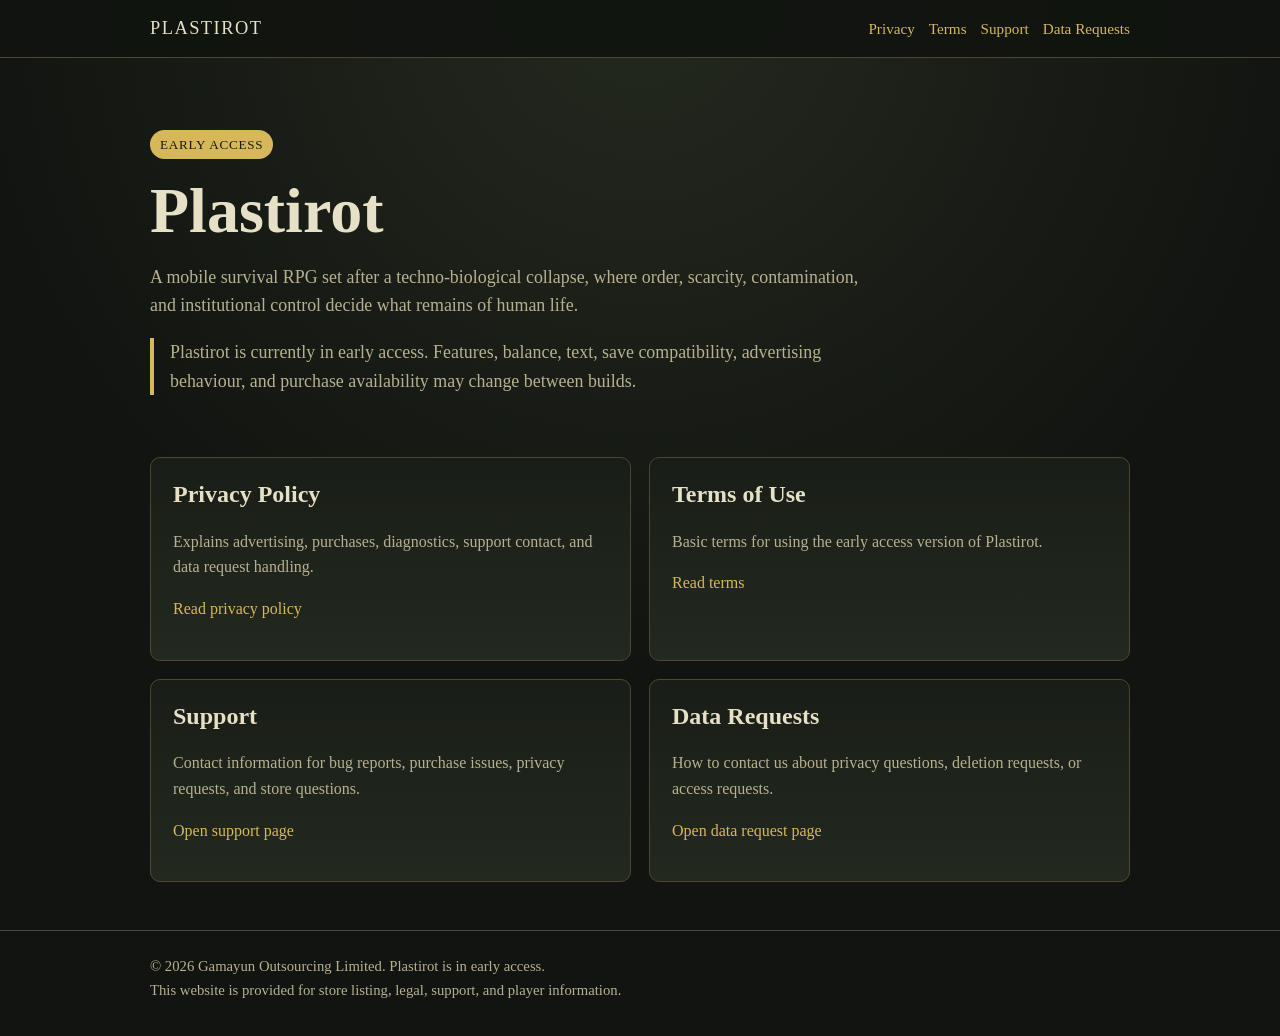
<file: index.html>
<!doctype html>
<html lang="en">
<head>
  <meta charset="utf-8">
  <meta name="viewport" content="width=device-width, initial-scale=1">
  <title>Home | Plastirot</title>
  <meta name="description" content="Plastirot official support, privacy, terms, and early access information.">
  <link rel="stylesheet" href="styles.css">
</head>
<body>
<header>
  <div class="site nav">
    <a class="brand" href="index.html">Plastirot</a>
    <nav class="links" aria-label="Main navigation">
      <a href="privacy.html">Privacy</a>
      <a href="terms.html">Terms</a>
      <a href="support.html">Support</a>
      <a href="data-requests.html">Data Requests</a>
    </nav>
  </div>
</header>
<main class="site">
  <section class="hero">
    <span class="badge">Early Access</span>
    <h1>Plastirot</h1>
    <p>A mobile survival RPG set after a techno-biological collapse, where order, scarcity, contamination, and institutional control decide what remains of human life.</p>
    <p class="notice">Plastirot is currently in early access. Features, balance, text, save compatibility, advertising behaviour, and purchase availability may change between builds.</p>
  </section>
  <section class="grid" aria-label="Site sections">
    <article class="card"><h2>Privacy Policy</h2><p>Explains advertising, purchases, diagnostics, support contact, and data request handling.</p><p><a href="privacy.html">Read privacy policy</a></p></article>
    <article class="card"><h2>Terms of Use</h2><p>Basic terms for using the early access version of Plastirot.</p><p><a href="terms.html">Read terms</a></p></article>
    <article class="card"><h2>Support</h2><p>Contact information for bug reports, purchase issues, privacy requests, and store questions.</p><p><a href="support.html">Open support page</a></p></article>
    <article class="card"><h2>Data Requests</h2><p>How to contact us about privacy questions, deletion requests, or access requests.</p><p><a href="data-requests.html">Open data request page</a></p></article>
  </section>
</main>
<footer>
  <div class="site">
    <div>© 2026 Gamayun Outsourcing Limited. Plastirot is in early access.</div>
    <div class="small">This website is provided for store listing, legal, support, and player information.</div>
  </div>
</footer>
</body>
</html>
</file>
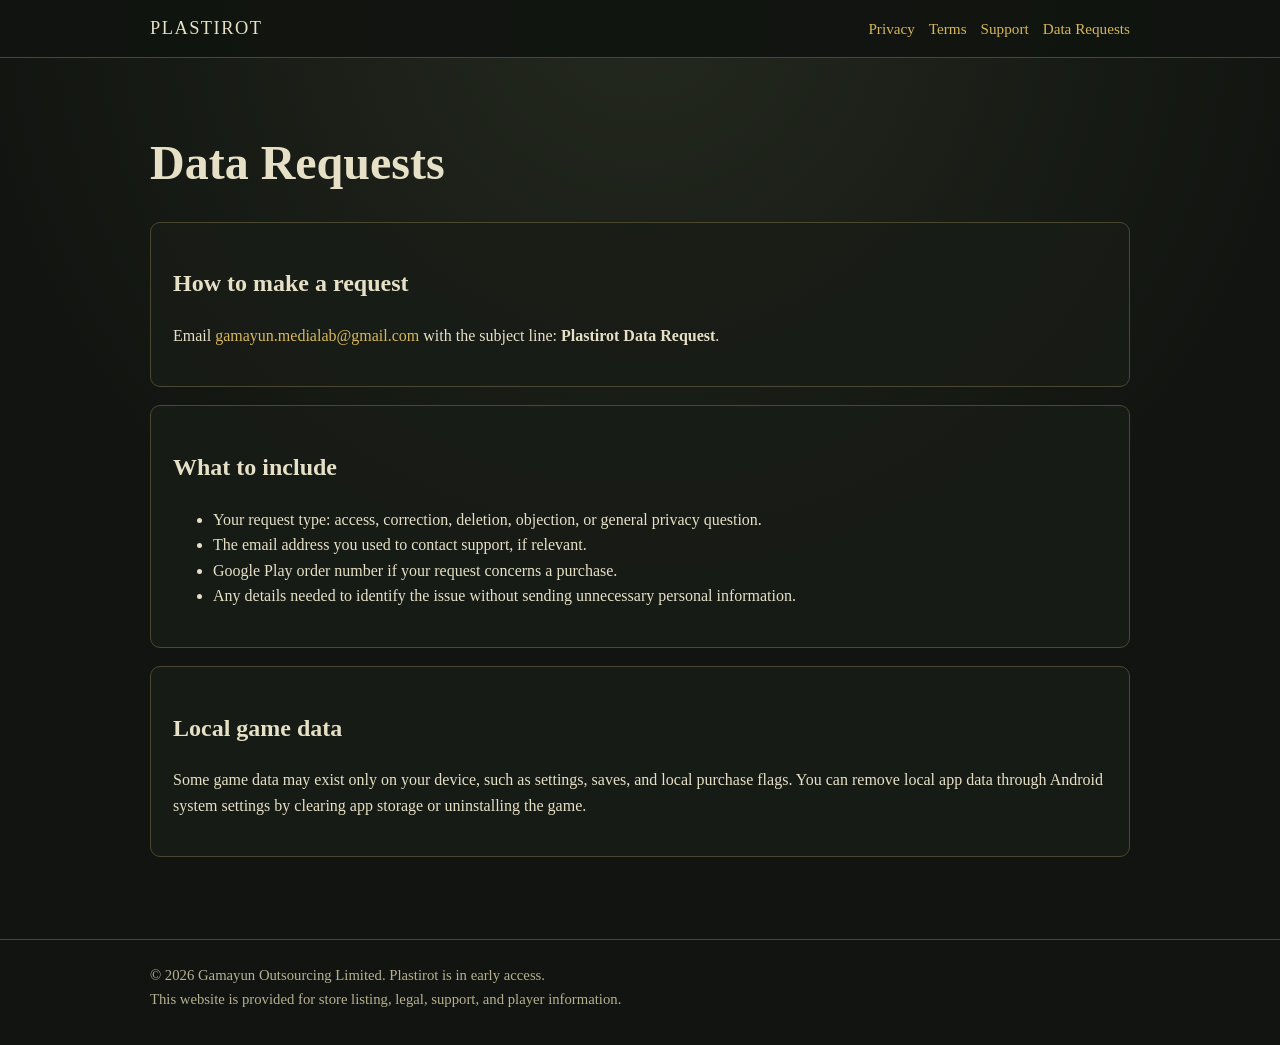
<file: data-requests.html>
<!doctype html>
<html lang="en">
<head>
  <meta charset="utf-8">
  <meta name="viewport" content="width=device-width, initial-scale=1">
  <title>Data Requests | Plastirot</title>
  <meta name="description" content="Plastirot official support, privacy, terms, and early access information.">
  <link rel="stylesheet" href="styles.css">
</head>
<body>
<header>
  <div class="site nav">
    <a class="brand" href="index.html">Plastirot</a>
    <nav class="links" aria-label="Main navigation">
      <a href="privacy.html">Privacy</a>
      <a href="terms.html">Terms</a>
      <a href="support.html">Support</a>
      <a href="data-requests.html">Data Requests</a>
    </nav>
  </div>
</header>
<main class="site page">
  <h1>Data Requests</h1>
  <section><h2>How to make a request</h2><p>Email <a href="mailto:gamayun.medialab@gmail.com">gamayun.medialab@gmail.com</a> with the subject line: <strong>Plastirot Data Request</strong>.</p></section>
  <section><h2>What to include</h2><ul><li>Your request type: access, correction, deletion, objection, or general privacy question.</li><li>The email address you used to contact support, if relevant.</li><li>Google Play order number if your request concerns a purchase.</li><li>Any details needed to identify the issue without sending unnecessary personal information.</li></ul></section>
  <section><h2>Local game data</h2><p>Some game data may exist only on your device, such as settings, saves, and local purchase flags. You can remove local app data through Android system settings by clearing app storage or uninstalling the game.</p></section>
</main>
<footer>
  <div class="site">
    <div>© 2026 Gamayun Outsourcing Limited. Plastirot is in early access.</div>
    <div class="small">This website is provided for store listing, legal, support, and player information.</div>
  </div>
</footer>
</body>
</html>
</file>
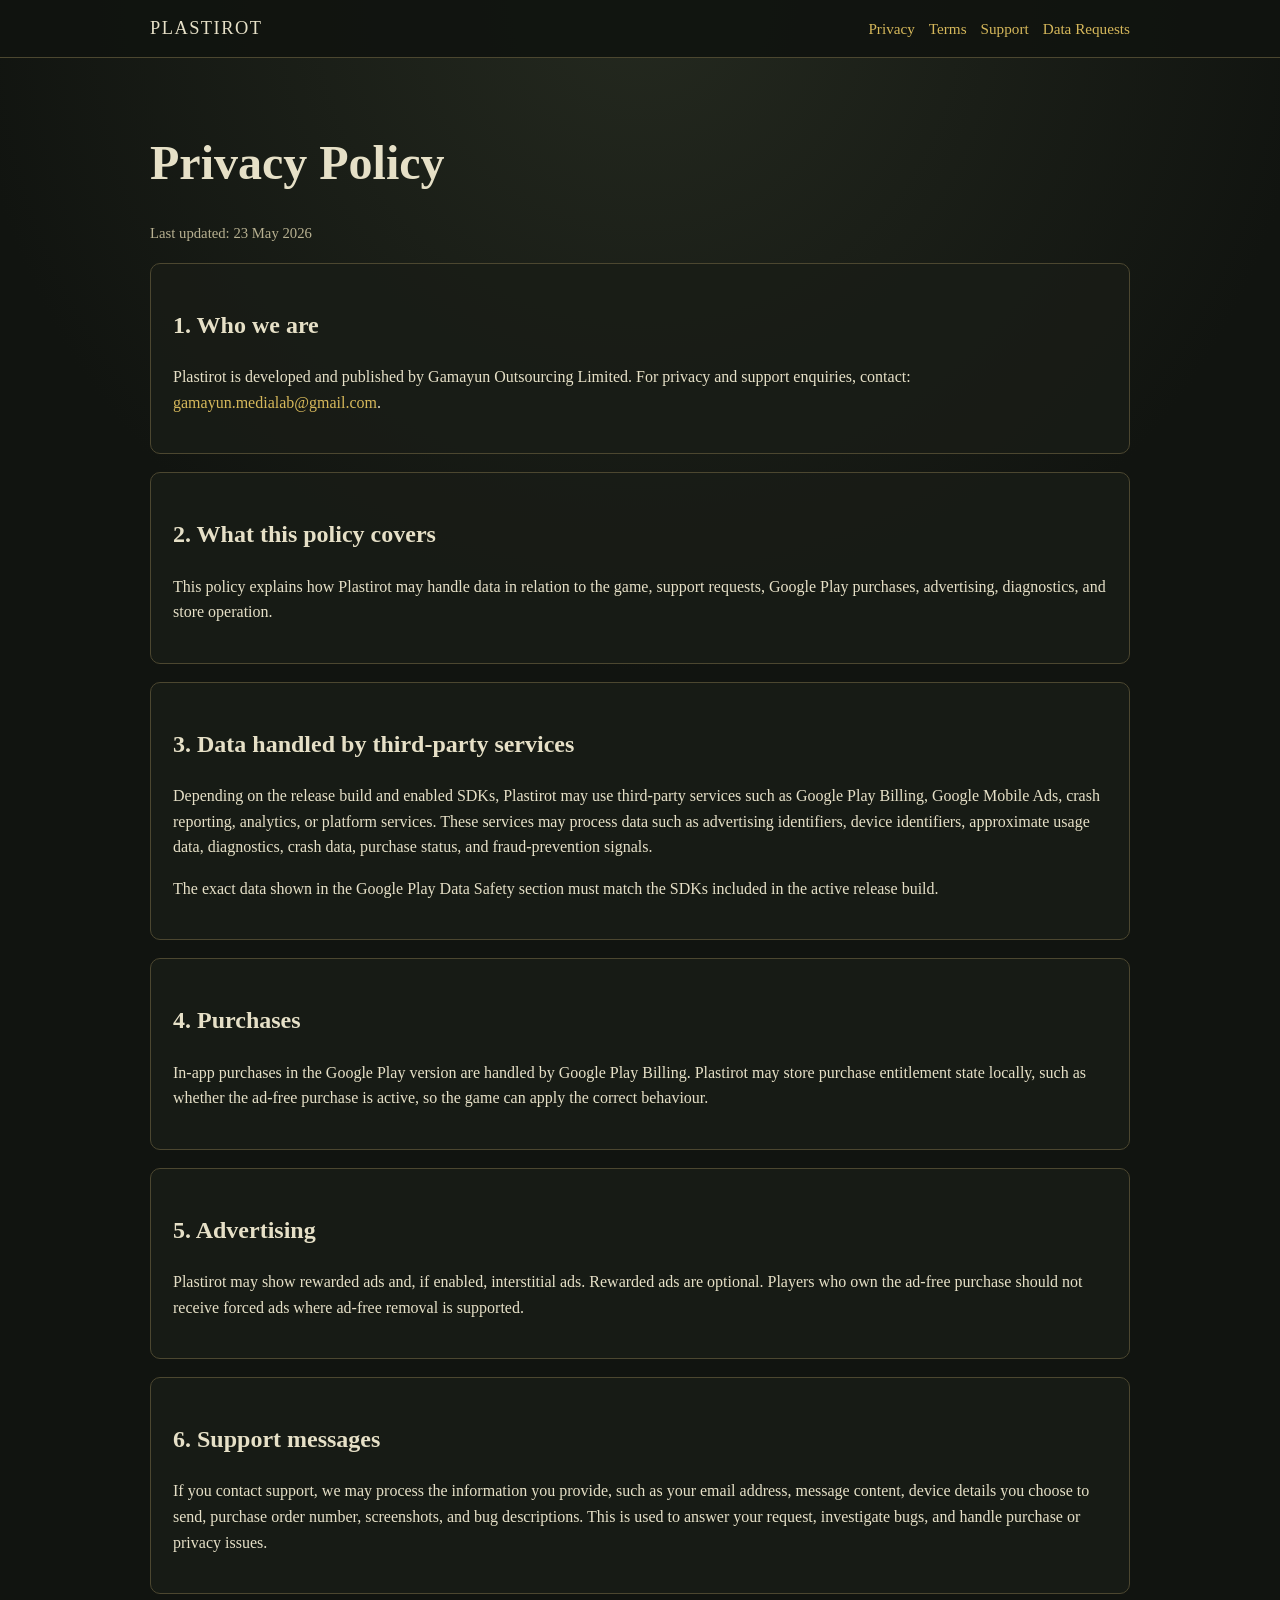
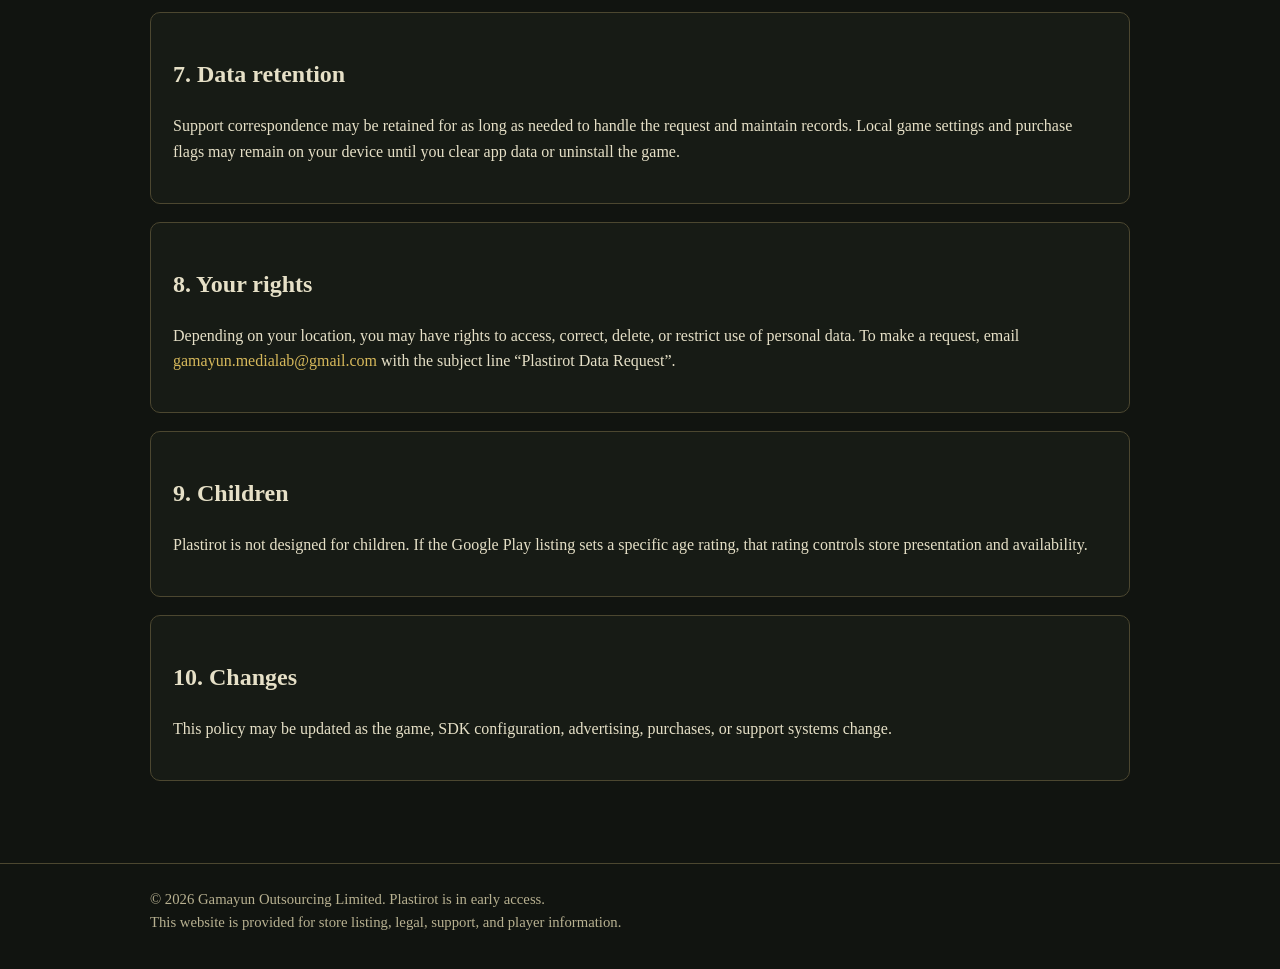
<file: privacy.html>
<!doctype html>
<html lang="en">
<head>
  <meta charset="utf-8">
  <meta name="viewport" content="width=device-width, initial-scale=1">
  <title>Privacy Policy | Plastirot</title>
  <meta name="description" content="Plastirot official support, privacy, terms, and early access information.">
  <link rel="stylesheet" href="styles.css">
</head>
<body>
<header>
  <div class="site nav">
    <a class="brand" href="index.html">Plastirot</a>
    <nav class="links" aria-label="Main navigation">
      <a href="privacy.html">Privacy</a>
      <a href="terms.html">Terms</a>
      <a href="support.html">Support</a>
      <a href="data-requests.html">Data Requests</a>
    </nav>
  </div>
</header>
<main class="site page">
  <h1>Privacy Policy</h1>
  <p class="small">Last updated: 23 May 2026</p>
  <section><h2>1. Who we are</h2><p>Plastirot is developed and published by Gamayun Outsourcing Limited. For privacy and support enquiries, contact: <a href="mailto:gamayun.medialab@gmail.com">gamayun.medialab@gmail.com</a>.</p></section>
  <section><h2>2. What this policy covers</h2><p>This policy explains how Plastirot may handle data in relation to the game, support requests, Google Play purchases, advertising, diagnostics, and store operation.</p></section>
  <section><h2>3. Data handled by third-party services</h2><p>Depending on the release build and enabled SDKs, Plastirot may use third-party services such as Google Play Billing, Google Mobile Ads, crash reporting, analytics, or platform services. These services may process data such as advertising identifiers, device identifiers, approximate usage data, diagnostics, crash data, purchase status, and fraud-prevention signals.</p><p>The exact data shown in the Google Play Data Safety section must match the SDKs included in the active release build.</p></section>
  <section><h2>4. Purchases</h2><p>In-app purchases in the Google Play version are handled by Google Play Billing. Plastirot may store purchase entitlement state locally, such as whether the ad-free purchase is active, so the game can apply the correct behaviour.</p></section>
  <section><h2>5. Advertising</h2><p>Plastirot may show rewarded ads and, if enabled, interstitial ads. Rewarded ads are optional. Players who own the ad-free purchase should not receive forced ads where ad-free removal is supported.</p></section>
  <section><h2>6. Support messages</h2><p>If you contact support, we may process the information you provide, such as your email address, message content, device details you choose to send, purchase order number, screenshots, and bug descriptions. This is used to answer your request, investigate bugs, and handle purchase or privacy issues.</p></section>
  <section><h2>7. Data retention</h2><p>Support correspondence may be retained for as long as needed to handle the request and maintain records. Local game settings and purchase flags may remain on your device until you clear app data or uninstall the game.</p></section>
  <section><h2>8. Your rights</h2><p>Depending on your location, you may have rights to access, correct, delete, or restrict use of personal data. To make a request, email <a href="mailto:gamayun.medialab@gmail.com">gamayun.medialab@gmail.com</a> with the subject line “Plastirot Data Request”.</p></section>
  <section><h2>9. Children</h2><p>Plastirot is not designed for children. If the Google Play listing sets a specific age rating, that rating controls store presentation and availability.</p></section>
  <section><h2>10. Changes</h2><p>This policy may be updated as the game, SDK configuration, advertising, purchases, or support systems change.</p></section>
</main>
<footer>
  <div class="site">
    <div>© 2026 Gamayun Outsourcing Limited. Plastirot is in early access.</div>
    <div class="small">This website is provided for store listing, legal, support, and player information.</div>
  </div>
</footer>
</body>
</html>
</file>
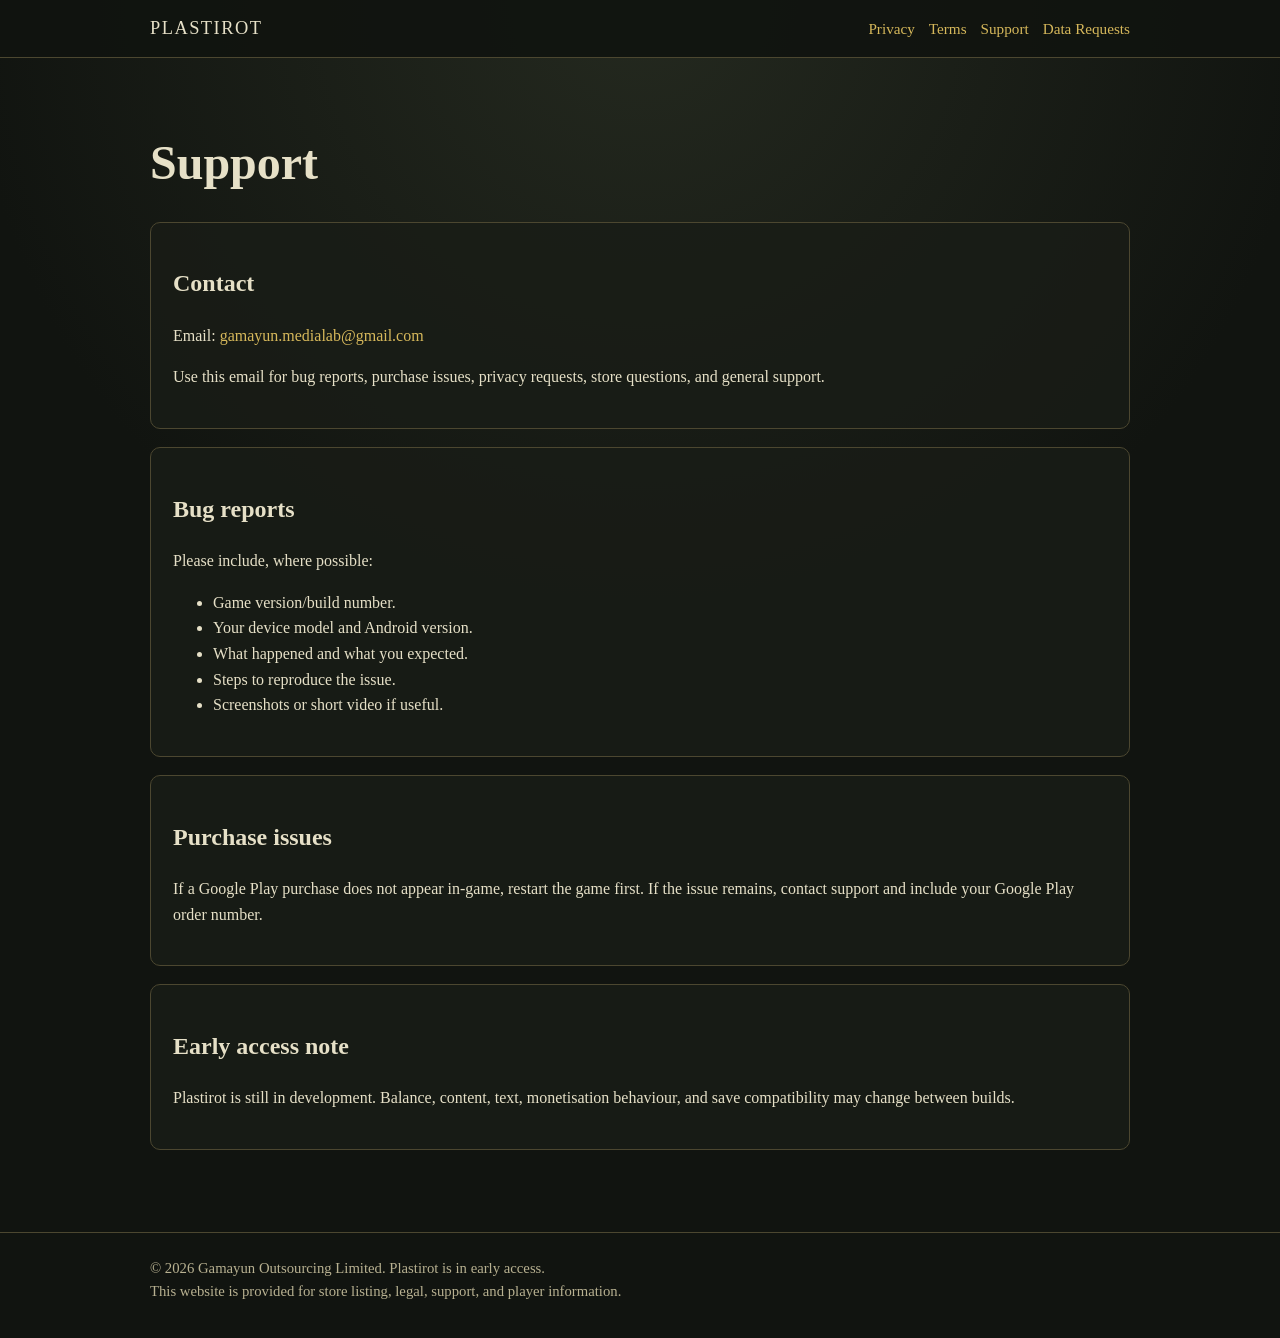
<file: support.html>
<!doctype html>
<html lang="en">
<head>
  <meta charset="utf-8">
  <meta name="viewport" content="width=device-width, initial-scale=1">
  <title>Support | Plastirot</title>
  <meta name="description" content="Plastirot official support, privacy, terms, and early access information.">
  <link rel="stylesheet" href="styles.css">
</head>
<body>
<header>
  <div class="site nav">
    <a class="brand" href="index.html">Plastirot</a>
    <nav class="links" aria-label="Main navigation">
      <a href="privacy.html">Privacy</a>
      <a href="terms.html">Terms</a>
      <a href="support.html">Support</a>
      <a href="data-requests.html">Data Requests</a>
    </nav>
  </div>
</header>
<main class="site page">
  <h1>Support</h1>
  <section><h2>Contact</h2><p>Email: <a href="mailto:gamayun.medialab@gmail.com">gamayun.medialab@gmail.com</a></p><p>Use this email for bug reports, purchase issues, privacy requests, store questions, and general support.</p></section>
  <section><h2>Bug reports</h2><p>Please include, where possible:</p><ul><li>Game version/build number.</li><li>Your device model and Android version.</li><li>What happened and what you expected.</li><li>Steps to reproduce the issue.</li><li>Screenshots or short video if useful.</li></ul></section>
  <section><h2>Purchase issues</h2><p>If a Google Play purchase does not appear in-game, restart the game first. If the issue remains, contact support and include your Google Play order number.</p></section>
  <section><h2>Early access note</h2><p>Plastirot is still in development. Balance, content, text, monetisation behaviour, and save compatibility may change between builds.</p></section>
</main>
<footer>
  <div class="site">
    <div>© 2026 Gamayun Outsourcing Limited. Plastirot is in early access.</div>
    <div class="small">This website is provided for store listing, legal, support, and player information.</div>
  </div>
</footer>
</body>
</html>
</file>
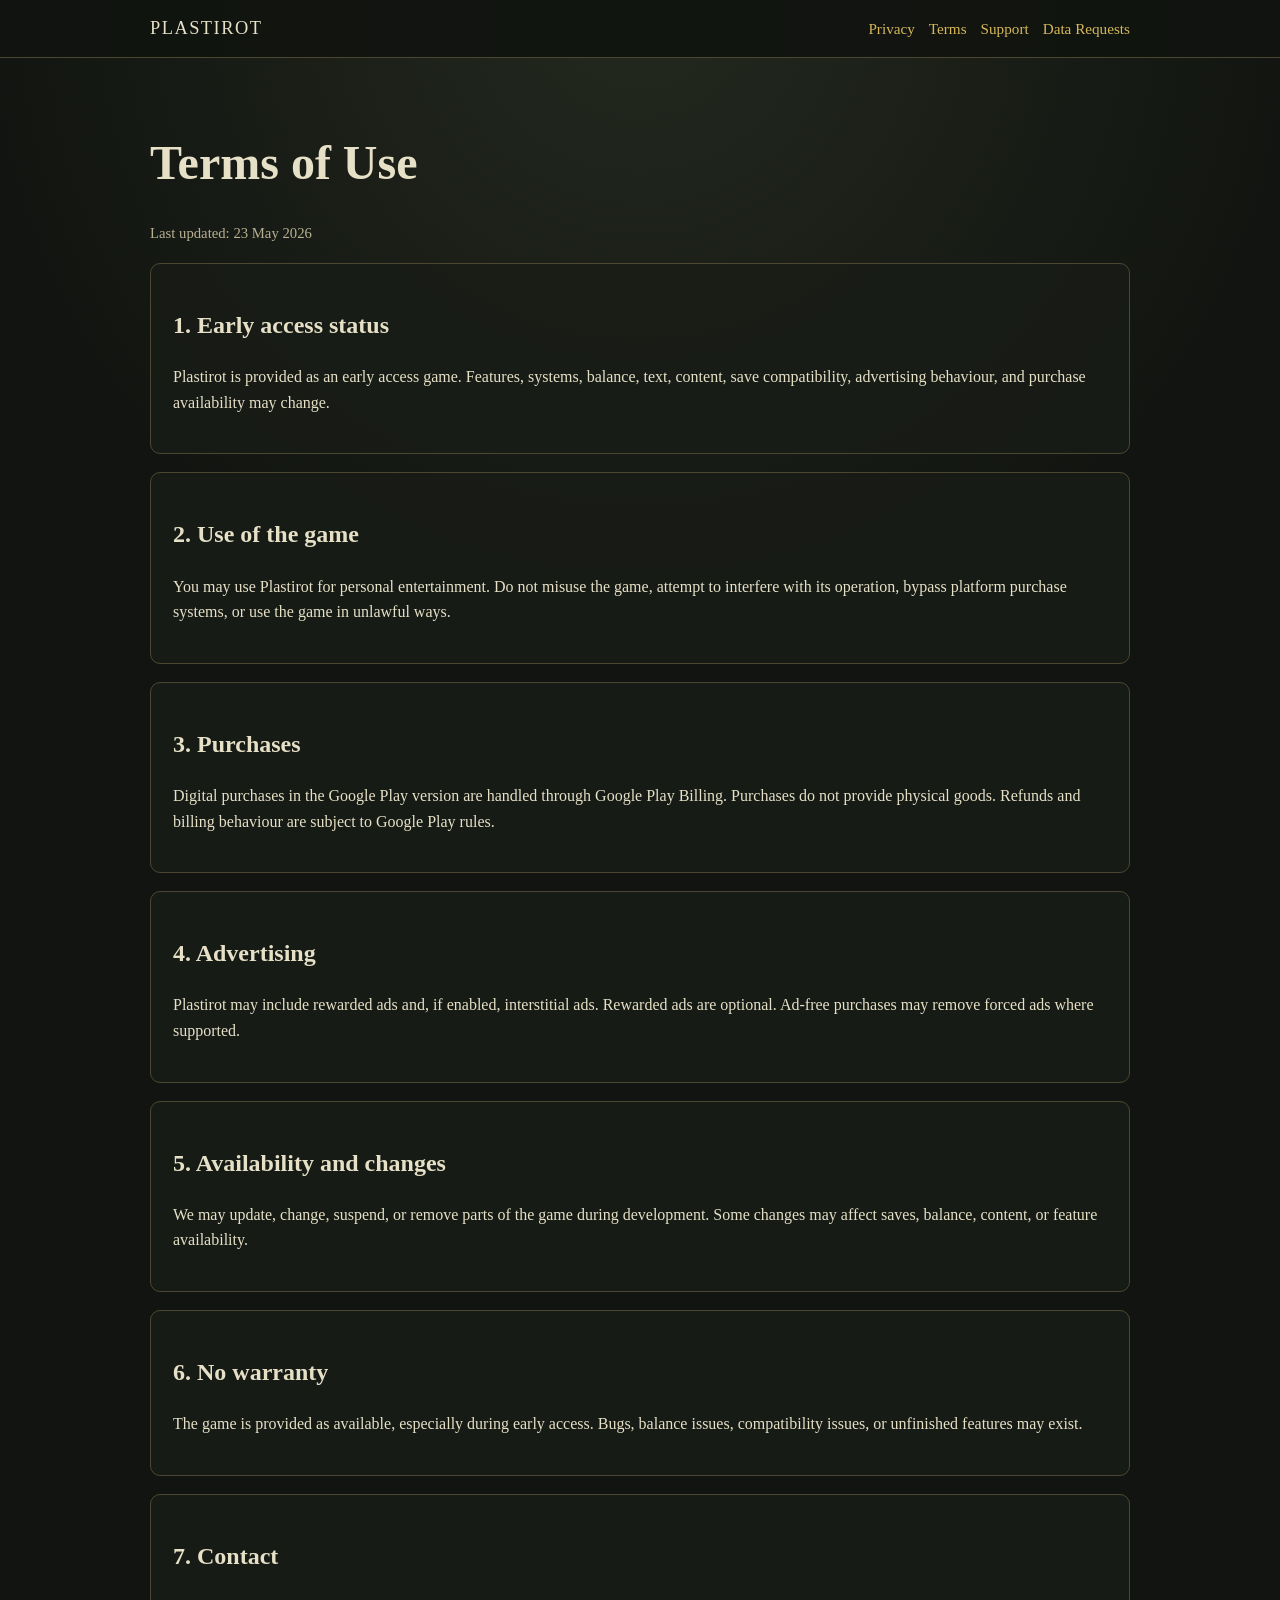
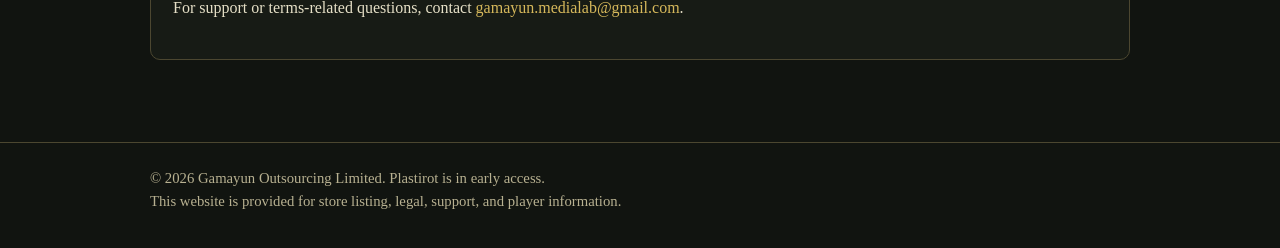
<file: terms.html>
<!doctype html>
<html lang="en">
<head>
  <meta charset="utf-8">
  <meta name="viewport" content="width=device-width, initial-scale=1">
  <title>Terms of Use | Plastirot</title>
  <meta name="description" content="Plastirot official support, privacy, terms, and early access information.">
  <link rel="stylesheet" href="styles.css">
</head>
<body>
<header>
  <div class="site nav">
    <a class="brand" href="index.html">Plastirot</a>
    <nav class="links" aria-label="Main navigation">
      <a href="privacy.html">Privacy</a>
      <a href="terms.html">Terms</a>
      <a href="support.html">Support</a>
      <a href="data-requests.html">Data Requests</a>
    </nav>
  </div>
</header>
<main class="site page">
  <h1>Terms of Use</h1>
  <p class="small">Last updated: 23 May 2026</p>
  <section><h2>1. Early access status</h2><p>Plastirot is provided as an early access game. Features, systems, balance, text, content, save compatibility, advertising behaviour, and purchase availability may change.</p></section>
  <section><h2>2. Use of the game</h2><p>You may use Plastirot for personal entertainment. Do not misuse the game, attempt to interfere with its operation, bypass platform purchase systems, or use the game in unlawful ways.</p></section>
  <section><h2>3. Purchases</h2><p>Digital purchases in the Google Play version are handled through Google Play Billing. Purchases do not provide physical goods. Refunds and billing behaviour are subject to Google Play rules.</p></section>
  <section><h2>4. Advertising</h2><p>Plastirot may include rewarded ads and, if enabled, interstitial ads. Rewarded ads are optional. Ad-free purchases may remove forced ads where supported.</p></section>
  <section><h2>5. Availability and changes</h2><p>We may update, change, suspend, or remove parts of the game during development. Some changes may affect saves, balance, content, or feature availability.</p></section>
  <section><h2>6. No warranty</h2><p>The game is provided as available, especially during early access. Bugs, balance issues, compatibility issues, or unfinished features may exist.</p></section>
  <section><h2>7. Contact</h2><p>For support or terms-related questions, contact <a href="mailto:gamayun.medialab@gmail.com">gamayun.medialab@gmail.com</a>.</p></section>
</main>
<footer>
  <div class="site">
    <div>© 2026 Gamayun Outsourcing Limited. Plastirot is in early access.</div>
    <div class="small">This website is provided for store listing, legal, support, and player information.</div>
  </div>
</footer>
</body>
</html>
</file>
<file: styles.css>
:root {
  --bg: #111410;
  --panel: #191d17;
  --panel-2: #23291f;
  --text: #e6e0c7;
  --muted: #b8b191;
  --accent: #d6b85b;
  --border: #4c4730;
}
* { box-sizing: border-box; }
body {
  margin: 0;
  font-family: Georgia, "Times New Roman", serif;
  background: radial-gradient(circle at top, #24291f 0, var(--bg) 42rem);
  color: var(--text);
  line-height: 1.6;
}
a { color: var(--accent); text-decoration: none; }
a:hover { text-decoration: underline; }
.site { width: min(980px, calc(100% - 32px)); margin: 0 auto; }
header {
  border-bottom: 1px solid var(--border);
  background: rgba(17, 20, 16, 0.92);
  position: sticky;
  top: 0;
  z-index: 5;
}
.nav { display: flex; align-items: center; justify-content: space-between; padding: 14px 0; gap: 18px; }
.brand { font-size: 1.15rem; letter-spacing: 0.08em; text-transform: uppercase; color: var(--text); }
.links { display: flex; gap: 14px; flex-wrap: wrap; font-size: 0.95rem; }
.hero { padding: 72px 0 44px; }
.hero h1 { font-size: clamp(2.2rem, 5vw, 4rem); margin: 0 0 18px; line-height: 1.05; }
.hero p { max-width: 720px; color: var(--muted); font-size: 1.12rem; }
.badge {
  display: inline-block;
  color: #1c1809;
  background: var(--accent);
  padding: 4px 10px;
  border-radius: 999px;
  font-size: 0.82rem;
  letter-spacing: 0.06em;
  text-transform: uppercase;
  margin-bottom: 18px;
}
.grid { display: grid; grid-template-columns: repeat(2, minmax(0, 1fr)); gap: 18px; padding-bottom: 48px; }
.card {
  background: linear-gradient(180deg, var(--panel), var(--panel-2));
  border: 1px solid var(--border);
  border-radius: 10px;
  padding: 22px;
}
.card h2, .card h3 { margin-top: 0; line-height: 1.2; }
.card p, .card li { color: var(--muted); }
main.page { padding: 46px 0 64px; }
main.page h1 { font-size: clamp(2rem, 4vw, 3rem); line-height: 1.1; }
main.page section {
  background: rgba(25, 29, 23, 0.82);
  border: 1px solid var(--border);
  border-radius: 10px;
  padding: 22px;
  margin: 18px 0;
}
.notice { border-left: 4px solid var(--accent); padding-left: 16px; color: var(--muted); }
footer { border-top: 1px solid var(--border); color: var(--muted); padding: 24px 0 34px; font-size: 0.92rem; }
.small { color: var(--muted); font-size: 0.92rem; }
@media (max-width: 720px) {
  .nav { align-items: flex-start; flex-direction: column; }
  .grid { grid-template-columns: 1fr; }
  .hero { padding-top: 44px; }
}
</file>
